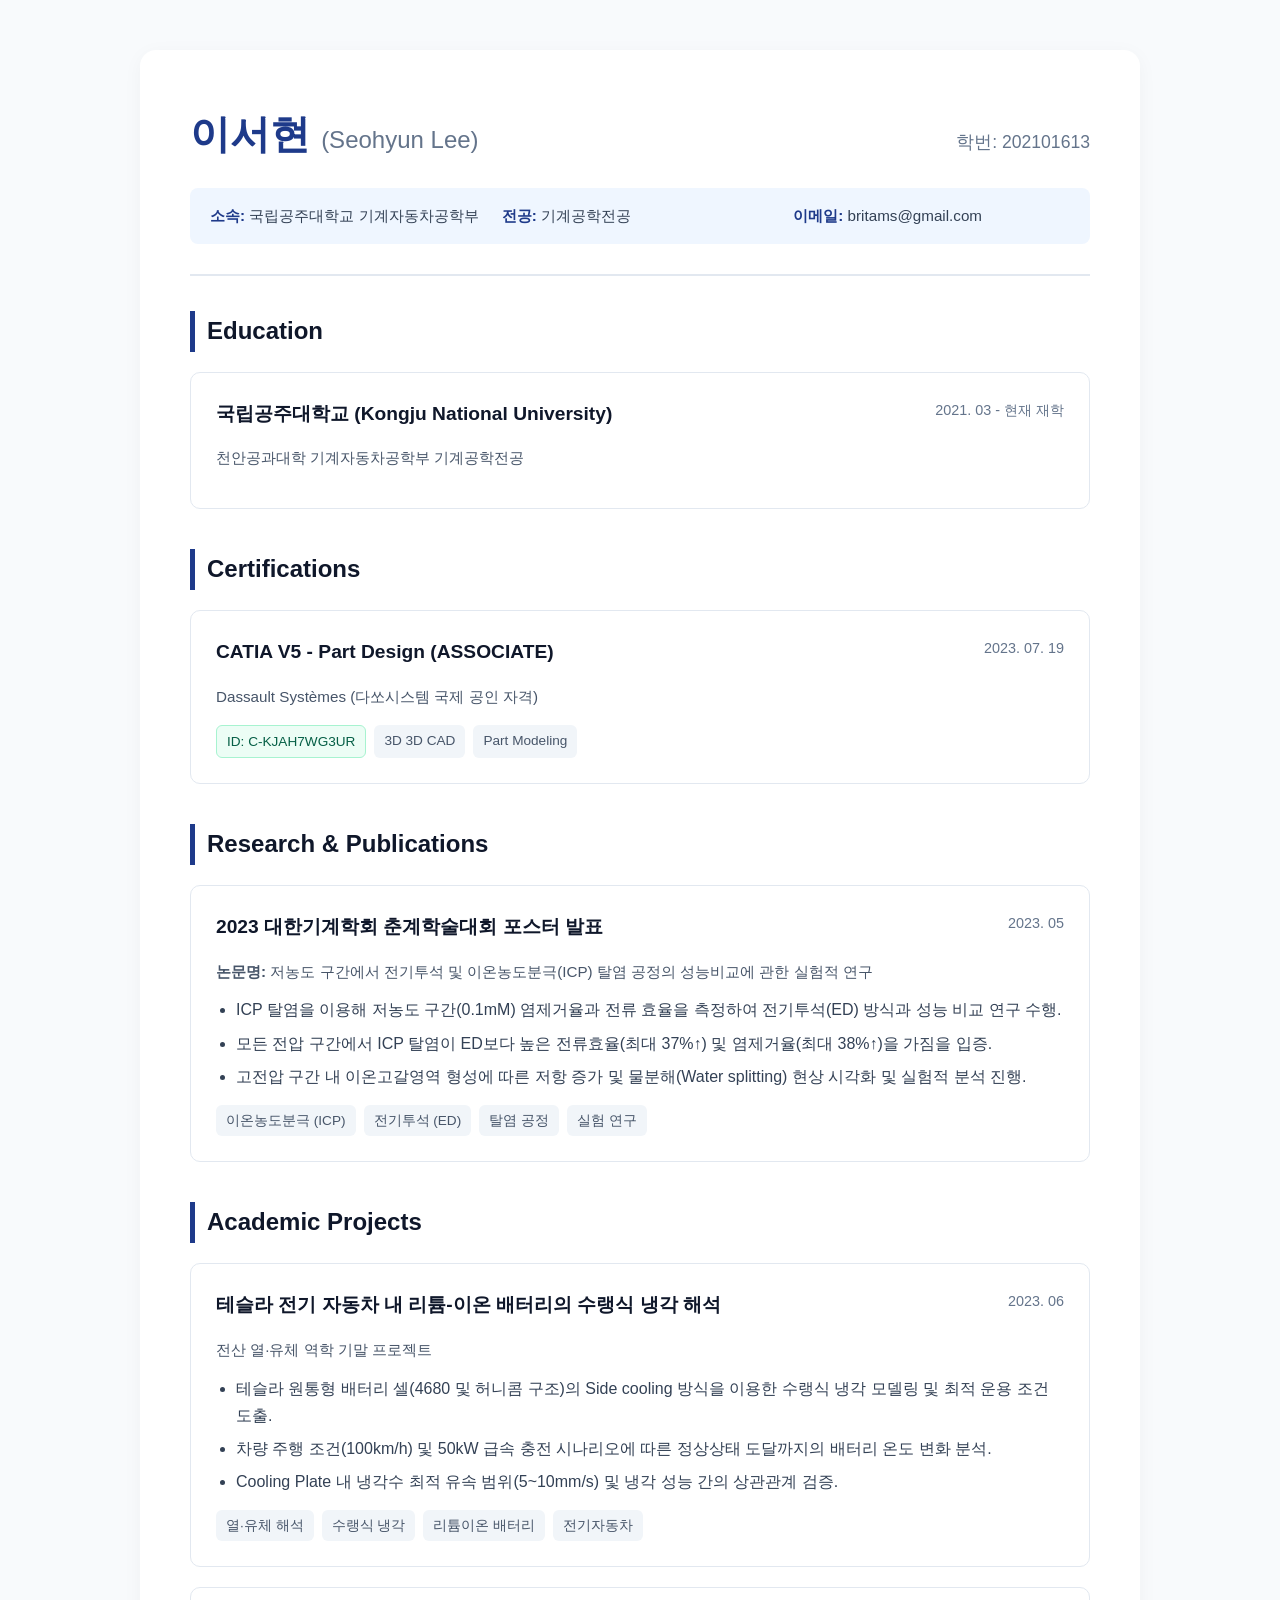
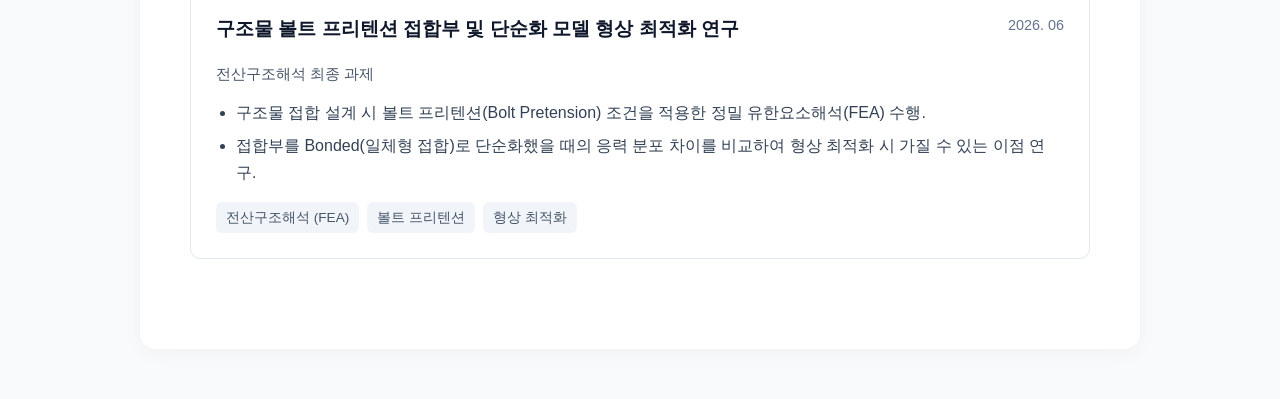
<file: index.html>
<!DOCTYPE html>
<html lang="ko">
<head>
    <meta charset="UTF-8">
    <meta name="viewport" content="width=device-width, initial-scale=1.0">
    <title>이서현 (Seohyun Lee) - CV</title>
    <style>
        :root {
            --primary: #1e3a8a;
            --primary-light: #eff6ff;
            --text-main: #334155;
            --text-dark: #0f172a;
            --border-color: #e2e8f0;
        }
        body {
            font-family: 'Segoe UI', Tahoma, Geneva, Verdana, sans-serif;
            line-height: 1.7;
            margin: 0;
            padding: 0;
            background-color: #f8fafc;
            color: var(--text-main);
        }
        .container {
            max-width: 900px;
            margin: 50px auto;
            background: #ffffff;
            padding: 50px;
            border-radius: 16px;
            box-shadow: 0 4px 20px rgba(0, 0, 0, 0.04);
        }
        header {
            border-bottom: 2px solid var(--border-color);
            padding-bottom: 30px;
            margin-bottom: 35px;
        }
        .header-top {
            display: flex;
            justify-content: space-between;
            align-items: baseline;
        }
        h1 {
            color: var(--primary);
            margin: 0;
            font-size: 2.5rem;
            font-weight: 700;
        }
        .student-id {
            color: #64748b;
            font-size: 1.1rem;
        }
        .info-grid {
            display: grid;
            grid-template-columns: repeat(auto-fit, minmax(200px, 1fr));
            gap: 15px;
            margin-top: 20px;
            background: var(--primary-light);
            padding: 15px 20px;
            border-radius: 8px;
            font-size: 0.95rem;
        }
        .info-item strong {
            color: var(--primary);
        }
        section {
            margin-bottom: 40px;
        }
        h2 {
            color: var(--text-dark);
            font-size: 1.5rem;
            border-left: 5px solid var(--primary);
            padding-left: 12px;
            margin-top: 0;
            margin-bottom: 20px;
        }
        .card {
            background: #ffffff;
            border: 1px solid var(--border-color);
            padding: 25px;
            border-radius: 10px;
            margin-bottom: 20px;
            transition: all 0.2s ease;
        }
        .card:hover {
            transform: translateY(-2px);
            box-shadow: 0 6px 15px rgba(0,0,0,0.04);
            border-color: #cbd5e1;
        }
        .card-header {
            display: flex;
            justify-content: space-between;
            margin-bottom: 10px;
        }
        .card-title {
            font-size: 1.2rem;
            font-weight: 600;
            color: var(--text-dark);
            margin: 0;
        }
        .card-date {
            color: #64748b;
            font-size: 0.9rem;
        }
        .card-subtitle {
            color: #475569;
            font-weight: 500;
            margin-bottom: 12px;
            font-size: 0.95rem;
        }
        ul {
            margin: 0;
            padding-left: 20px;
        }
        li {
            margin-bottom: 6px;
        }
        .badge-container {
            display: flex;
            flex-wrap: wrap;
            gap: 8px;
            margin-top: 15px;
        }
        .badge {
            background: #f1f5f9;
            color: #475569;
            padding: 4px 10px;
            border-radius: 6px;
            font-size: 0.85rem;
            font-weight: 500;
        }
        .badge.cert {
            background: #ecfdf5;
            color: #065f46;
            border: 1px solid #a7f3d0;
        }
    </style>
</head>
<body>

<div class="container">
    <header>
        <div class="header-top">
            <h1>이서현 <span style="font-size: 1.5rem; font-weight: normal; color: #64748b;">(Seohyun Lee)</span></h1>
            <span class="student-id">학번: 202101613</span>
        </div>
        <div class="info-grid">
            <div class="info-item"><strong>소속:</strong> 국립공주대학교 기계자동차공학부</div>
            <div class="info-item"><strong>전공:</strong> 기계공학전공</div>
            <div class="info-item"><strong>이메일:</strong> britams@gmail.com</div>
        </div>
    </header>

    <section>
        <h2>Education</h2>
        <div class="card">
            <div class="card-header">
                <p class="card-title">국립공주대학교 (Kongju National University)</p>
                <span class="card-date">2021. 03 - 현재 재학</span>
            </div>
            <p class="card-subtitle">천안공과대학 기계자동차공학부 기계공학전공</p>
        </div>
    </section>

    <section>
        <h2>Certifications</h2>
        <div class="card">
            <div class="card-header">
                <p class="card-title">CATIA V5 - Part Design (ASSOCIATE)</p>
                <span class="card-date">2023. 07. 19</span>
            </div>
            <p class="card-subtitle">Dassault Systèmes (다쏘시스템 국제 공인 자격)</p>
            <div class="badge-container">
                <span class="badge cert">ID: C-KJAH7WG3UR</span>
                <span class="badge">3D 3D CAD</span>
                <span class="badge">Part Modeling</span>
            </div>
        </div>
    </section>

    <section>
        <h2>Research & Publications</h2>
        <div class="card">
            <div class="card-header">
                <p class="card-title">2023 대한기계학회 춘계학술대회 포스터 발표</p>
                <span class="card-date">2023. 05</span>
            </div>
            <p class="card-subtitle"><strong>논문명:</strong> 저농도 구간에서 전기투석 및 이온농도분극(ICP) 탈염 공정의 성능비교에 관한 실험적 연구</p>
            <ul>
                <li>ICP 탈염을 이용해 저농도 구간(0.1mM) 염제거율과 전류 효율을 측정하여 전기투석(ED) 방식과 성능 비교 연구 수행.</li>
                <li>모든 전압 구간에서 ICP 탈염이 ED보다 높은 전류효율(최대 37%↑) 및 염제거율(최대 38%↑)을 가짐을 입증.</li>
                <li>고전압 구간 내 이온고갈영역 형성에 따른 저항 증가 및 물분해(Water splitting) 현상 시각화 및 실험적 분석 진행.</li>
            </ul>
            <div class="badge-container">
                <span class="badge">이온농도분극 (ICP)</span>
                <span class="badge">전기투석 (ED)</span>
                <span class="badge">탈염 공정</span>
                <span class="badge">실험 연구</span>
            </div>
        </div>
    </section>

    <section>
        <h2>Academic Projects</h2>
        
        <div class="card">
            <div class="card-header">
                <p class="card-title">테슬라 전기 자동차 내 리튬-이온 배터리의 수랭식 냉각 해석</p>
                <span class="card-date">2023. 06</span>
            </div>
            <p class="card-subtitle">전산 열·유체 역학 기말 프로젝트</p>
            <ul>
                <li>테슬라 원통형 배터리 셀(4680 및 허니콤 구조)의 Side cooling 방식을 이용한 수랭식 냉각 모델링 및 최적 운용 조건 도출.</li>
                <li>차량 주행 조건(100km/h) 및 50kW 급속 충전 시나리오에 따른 정상상태 도달까지의 배터리 온도 변화 분석.</li>
                <li>Cooling Plate 내 냉각수 최적 유속 범위(5~10mm/s) 및 냉각 성능 간의 상관관계 검증.</li>
            </ul>
            <div class="badge-container">
                <span class="badge">열·유체 해석</span>
                <span class="badge">수랭식 냉각</span>
                <span class="badge">리튬이온 배터리</span>
                <span class="badge">전기자동차</span>
            </div>
        </div>

        <div class="card">
            <div class="card-header">
                <p class="card-title">구조물 볼트 프리텐션 접합부 및 단순화 모델 형상 최적화 연구</p>
                <span class="card-date">2026. 06</span>
            </div>
            <p class="card-subtitle">전산구조해석 최종 과제</p>
            <ul>
                <li>구조물 접합 설계 시 볼트 프리텐션(Bolt Pretension) 조건을 적용한 정밀 유한요소해석(FEA) 수행.</li>
                <li>접합부를 Bonded(일체형 접합)로 단순화했을 때의 응력 분포 차이를 비교하여 형상 최적화 시 가질 수 있는 이점 연구.</li>
            </ul>
            <div class="badge-container">
                <span class="badge">전산구조해석 (FEA)</span>
                <span class="badge">볼트 프리텐션</span>
                <span class="badge">형상 최적화</span>
            </div>
        </div>
    </section>
</div>

</body>
</html>
</file>
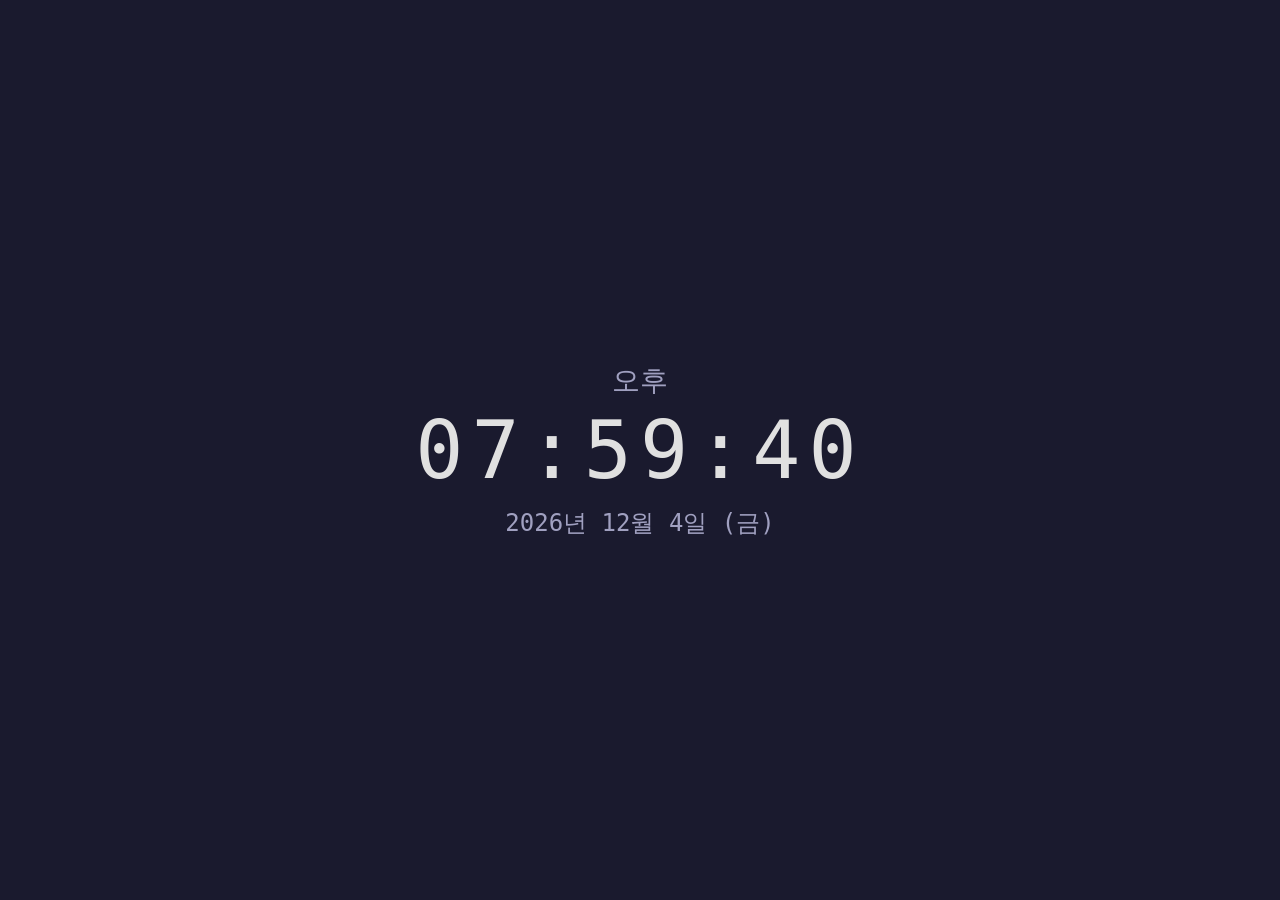
<file: uv_test/making_clock_project/index.html>
<!DOCTYPE html>
<html>
<head>
    <meta charset="UTF-8">
    <title>탁상시계</title>
    <style>
        /* 화면 전체 가운데 정렬 */
        body {
            background-color: #1a1a2e;
            display: flex;
            justify-content: center;
            align-items: center;
            height: 100vh;
            margin: 0;
        }

        /* 시계 박스 */
        .clock {
            text-align: center;
            color: #e0e0e0;
            font-family: monospace;
        }

        /* 시간 숫자 */
        .time {
            font-size: 80px;
            letter-spacing: 8px;
        }

        /* 오전/오후 */
        .ampm {
            font-size: 28px;
            color: #a0a0c0;
            margin-bottom: 4px;
        }

        /* 날짜 */
        .date {
            font-size: 24px;
            margin-top: 10px;
            color: #a0a0c0;
        }
    </style>
</head>
<body>
    <div class="clock">
        <div class="ampm" id="ampm"></div>
        <div class="time" id="time">00:00:00</div>
        <div class="date" id="date"></div>
    </div>

    <script>
        function update() {
            const now = new Date();

            // 오전/오후
            const hours24 = now.getHours();
            const ampm = hours24 < 12 ? '오전' : '오후';
            const hours12 = hours24 % 12 || 12;

            // 시간 포맷 — 두 자리로 맞추기
            const h = String(hours12).padStart(2, '0');
            const m = String(now.getMinutes()).padStart(2, '0');
            const s = String(now.getSeconds()).padStart(2, '0');
            document.getElementById('ampm').textContent = ampm;
            document.getElementById('time').textContent = `${h}:${m}:${s}`;

            // 날짜 포맷
            const days = ['일', '월', '화', '수', '목', '금', '토'];
            const day = days[now.getDay()];
            document.getElementById('date').textContent =
                `${now.getFullYear()}년 ${now.getMonth()+1}월 ${now.getDate()}일 (${day})`;
        }

        // 1초마다 업데이트
        update();
        setInterval(update, 1000);
    </script>
</body>
</html>
</file>
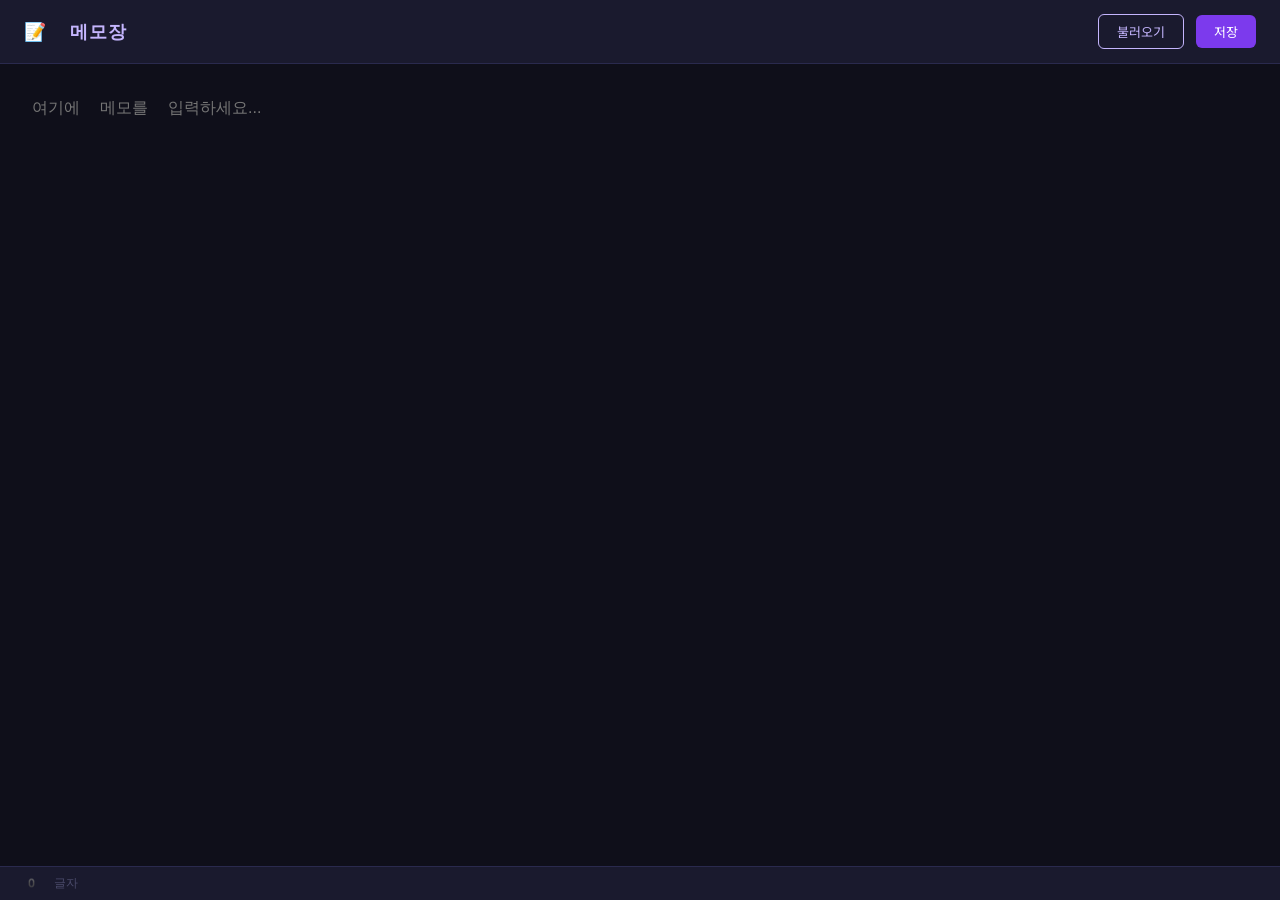
<file: uv_test/making_note_project/front/index.html>
<!DOCTYPE html>
<html lang="ko">
<head>
    <meta charset="UTF-8">
    <title>메모장</title>
    <style>
        @import url('https://fonts.googleapis.com/css2?family=Noto+Sans+KR:wght@400;700&display=swap');

        * {
            box-sizing: border-box;
            margin: 0;
            padding: 0;
        }

        body {
            background: #0f0f1a;
            color: #e2e8f0;
            font-family: 'NanumGothic', 'Noto Color Emoji', sans-serif;
            height: 100vh;
            display: flex;
            flex-direction: column;
        }

        .topbar {
            background: #1a1a2e;
            padding: 14px 24px;
            display: flex;
            justify-content: space-between;
            align-items: center;
            border-bottom: 1px solid #2a2a4e;
        }

        .topbar h1 {
            font-size: 18px;
            color: #c4b5fd;
            font-weight: 700;
            letter-spacing: 1px;
        }

        .topbar-right {
            display: flex;
            align-items: center;
            gap: 12px;
        }

        #status {
            font-size: 13px;
            color: #6ee7b7;
            min-width: 80px;
            text-align: right;
        }

        .btn {
            padding: 7px 18px;
            border: none;
            border-radius: 6px;
            font-size: 13px;
            font-family: 'Noto Sans KR', sans-serif;
            cursor: pointer;
            transition: all 0.15s;
        }

        #btn-load {
            background: transparent;
            color: #c4b5fd;
            border: 1px solid #c4b5fd;
        }

        #btn-load:hover {
            background: #2a2a4e;
        }

        #btn-save {
            background: #7c3aed;
            color: white;
        }

        #btn-save:hover {
            background: #6d28d9;
        }

        textarea {
            flex: 1;
            width: 100%;
            background: #0f0f1a;
            color: #e2e8f0;
            border: none;
            padding: 28px 32px;
            font-size: 16px;
            font-family: 'NanumGothic', 'Noto Color Emoji', sans-serif;
            line-height: 2;
            resize: none;
            outline: none;
        }

        .bottombar {
            background: #1a1a2e;
            padding: 8px 24px;
            border-top: 1px solid #2a2a4e;
            font-size: 12px;
            color: #4a4a6a;
        }
    </style>
</head>
<body>
    <div class="topbar">
        <h1>📝 메모장</h1>
        <div class="topbar-right">
            <span id="status"></span>
            <button class="btn" id="btn-load" onclick="load()">불러오기</button>
            <button class="btn" id="btn-save" onclick="save()">저장</button>
        </div>
    </div>

    <textarea id="memo" placeholder="여기에 메모를 입력하세요..."></textarea>

    <div class="bottombar" id="charcount">0 글자</div>

    <script>
        const memo = document.getElementById('memo');

        memo.addEventListener('input', function () {
            document.getElementById('charcount').textContent = memo.value.length + ' 글자';
        });

        function showStatus(msg) {
            const status = document.getElementById('status');
            status.textContent = msg;
            setTimeout(() => { status.textContent = ''; }, 2000);
        }

        function load() {
            pywebview.api.load().then(function (text) {
                memo.value = text;
                document.getElementById('charcount').textContent = text.length + ' 글자';
                showStatus('불러왔어요!');
            });
        }

        function save() {
            pywebview.api.save(memo.value).then(function () {
                showStatus('저장됐어요!');
            });
        }

        window.addEventListener('pywebviewready', load);
    </script>
</body>
</html>
</file>
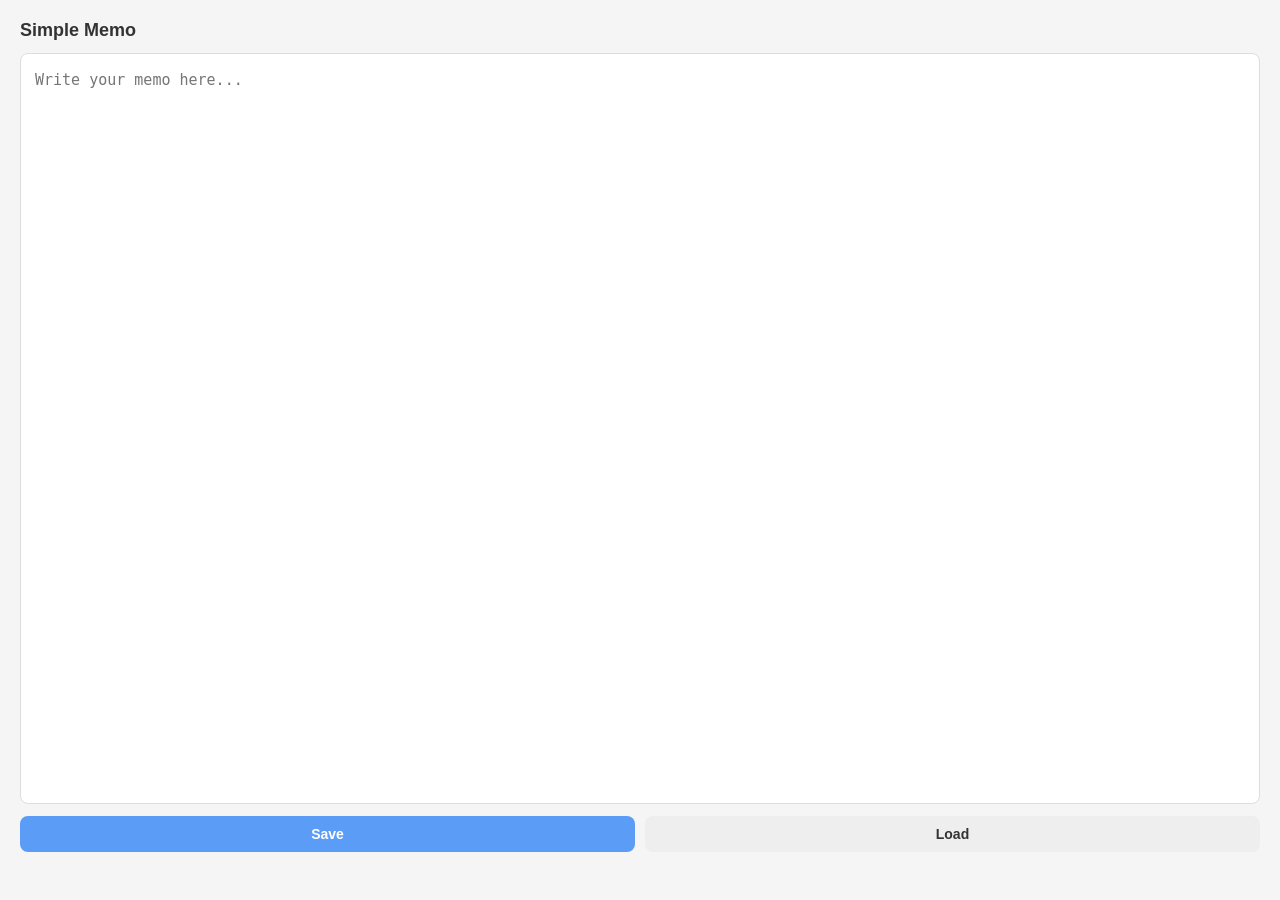
<file: python/text.html>
<!DOCTYPE html>
<html lang="ko">
<head>
  <meta charset="UTF-8" />
  <title>Simple Memo</title>
  <style>
    * { box-sizing: border-box; margin: 0; padding: 0; }

    body {
      font-family: 'Segoe UI', sans-serif;
      background: #f5f5f5;
      display: flex;
      flex-direction: column;
      height: 100vh;
      padding: 20px;
      gap: 12px;
    }

    h1 { font-size: 18px; color: #333; }

    textarea {
      flex: 1;
      width: 100%;
      padding: 14px;
      font-size: 15px;
      border: 1.5px solid #ddd;
      border-radius: 8px;
      resize: none;
      background: #fff;
      outline: none;
      line-height: 1.6;
      transition: border-color 0.2s;
    }

    textarea:focus { border-color: #5b9cf6; }

    .buttons { display: flex; gap: 10px; }

    button {
      flex: 1;
      padding: 10px 0;
      font-size: 14px;
      font-weight: 600;
      border: none;
      border-radius: 8px;
      cursor: pointer;
    }

    #btn-save { background: #5b9cf6; color: #fff; }
    #btn-save:hover { background: #4a8de6; }
    #btn-load { background: #eee; color: #333; }
    #btn-load:hover { background: #ddd; }

    #status { font-size: 12px; color: #888; text-align: center; min-height: 16px; }
    #status.success { color: #4caf50; }
    #status.error { color: #e53935; }
  </style>
</head>
<body>
  <h1>Simple Memo</h1>
  <textarea id="memo" placeholder="Write your memo here..."></textarea>
  <div class="buttons">
    <button id="btn-save" onclick="saveNote()">Save</button>
    <button id="btn-load" onclick="loadNote()">Load</button>
  </div>
  <div id="status"></div>

  <script>
    const textarea = document.getElementById("memo");
    const status = document.getElementById("status");

    function setStatus(msg, type) {
      status.textContent = msg;
      status.className = type;
      setTimeout(() => { status.textContent = ""; status.className = ""; }, 2500);
    }

    window.addEventListener("pywebviewready", loadNote);

    async function saveNote() {
      try {
        await window.pywebview.api.save_note(textarea.value);
        setStatus("Saved!", "success");
      } catch (e) {
        setStatus("Error: " + e, "error");
      }
    }

    async function loadNote() {
      try {
        const result = await window.pywebview.api.load_note();
        textarea.value = result.text;
        if (result.text) setStatus("Loaded!", "success");
      } catch (e) {
        setStatus("Error: " + e, "error");
      }
    }
  </script>
</body>
</html>
</file>
